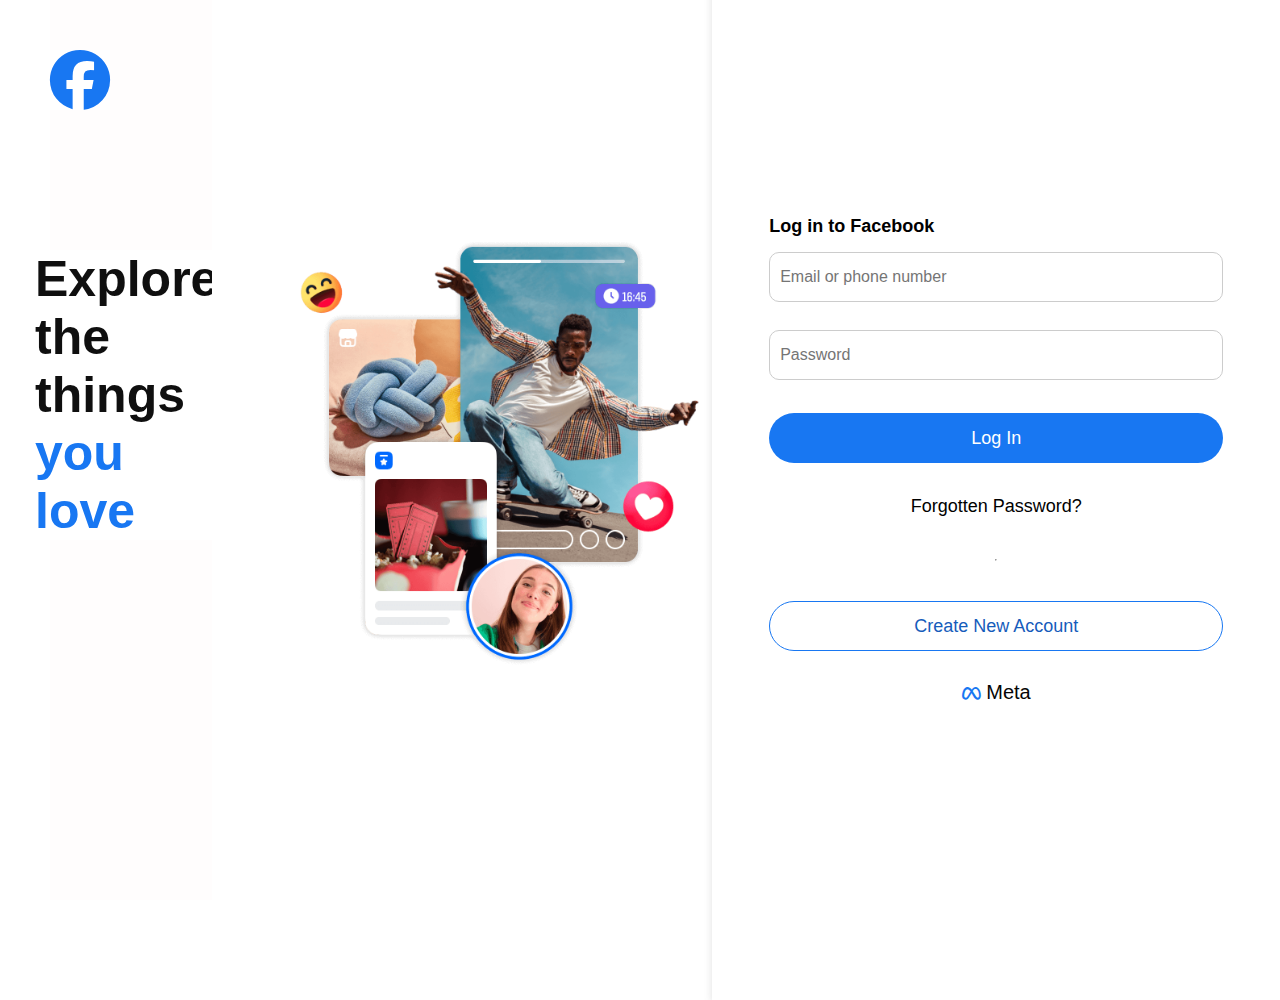
<file: facebooklogin/index.html>
<!DOCTYPE html>
<html lang="en">
<head>
    <meta charset="UTF-8">
    <meta name="viewport" content="width=device-width, initial-scale=1.0">
    <title>log in</title>
    <link rel="stylesheet" href="styles.css">
    <link rel="stylesheet" href="https://cdnjs.cloudflare.com/ajax/libs/font-awesome/6.4.0/css/all.min.css">
</head>
<body>
    <div class="container">
        <div class="leftbox">
            <i class="fa-brands fa-facebook"></i>
            <h1>Explore <br>the <br> things <br> <span>you love</span></h1>
        </div>
        <div class="centerbox">
            <img src="image.png" alt="img" width="500px" height="500px">
        </div>
        <div class="rightbox">
            <div class="loginbox">
                <p>Log in to Facebook</p>
                   <input type="email" placeholder="Email or phone number" required><br>
                    <input type="password" placeholder="Password" required><br>
                    <button type="submit">Log In</button><br>
                   <button class="forgot-password">Forgotten Password?</button><br>
                    <hr>
                    <button class="createbtn" type="button">Create New Account</button>
                    <a id="meta"> <i class="fa-brands fa-meta"></i> Meta</a>
        </div>
         </div>

    </div>

    
</body>
</html>
</file>
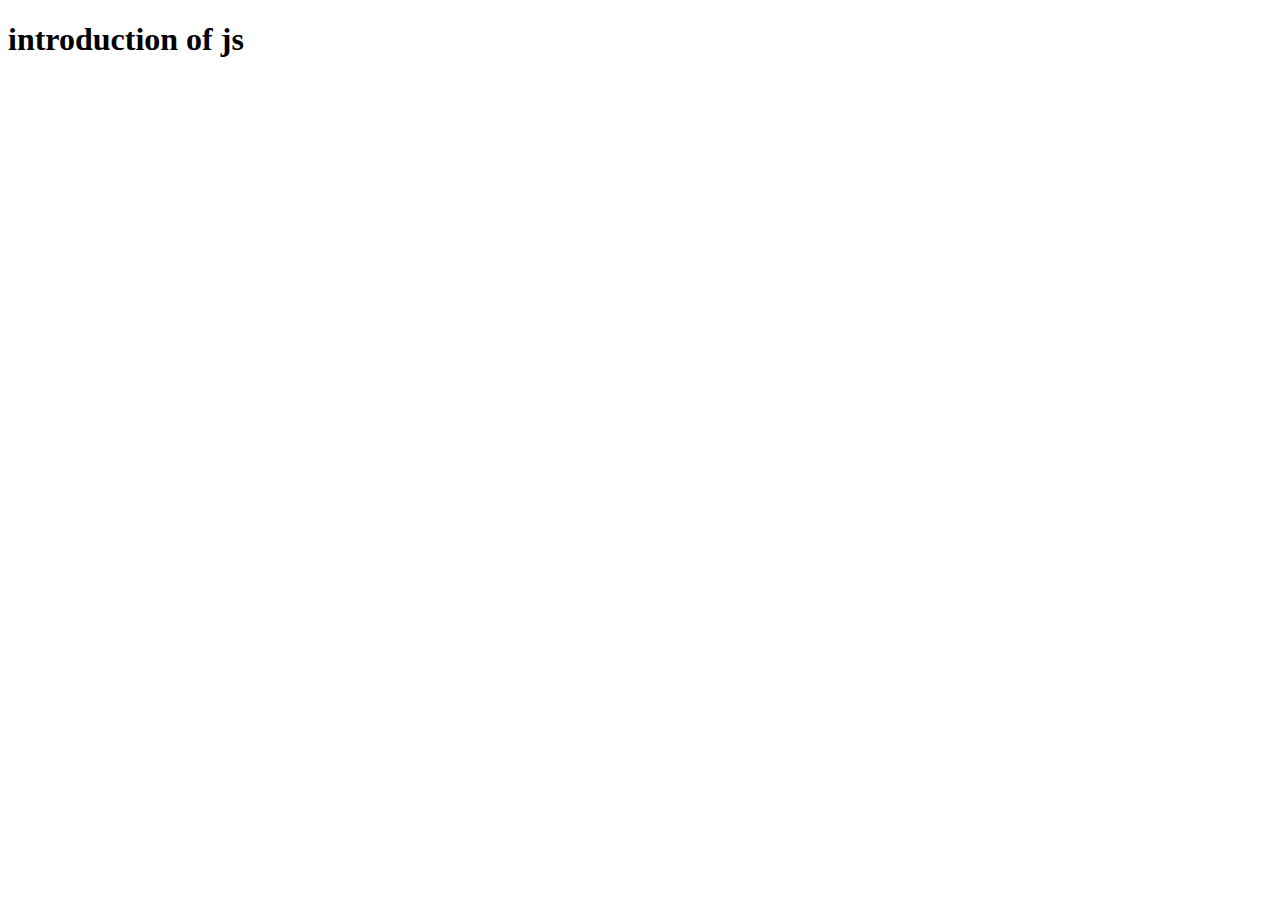
<file: js.intro/index.html>
<!DOCTYPE html>
<html lang="en">
<head>
    <meta charset="UTF-8">
    <meta name="viewport" content="width=device-width, initial-scale=1.0">
    <title>javascript</title>
</head>
<body>
   <h1 onclick="alert('wel come to my site')"> introduction of js</h1>
    


    <script src="script.js"></script>
    <script src="assign.js"></script>
</body>
</html>
</file>
<file: facebooklogin/styles.css>
*{
    margin: 0;
    padding: 0;
    box-sizing: border-box;
    background-color: white;
}

 .container{
    width: 100%;
    height: 100vh; 
    display: flex;
    justify-content: center;
    align-items: center;
    background-color: rgb(255, 255, 255);

} 

.leftbox{
    width: 33.33%;
    height: 100%;
    background-color: rgb(255, 253, 253);
    /* display: flex; */
    justify-content: center;
    align-items: center;
    margin-left: 50px;
}  
   .leftbox > i {
    font-size: 60px;
    color: #1877F2;
    margin-top: 50px;
    /* margin-left: -380px; */

} 
  .leftbox h1{
    font-size: 50px;
    color: #0f0f0f;
    margin-top: 140px;
    margin-left: -15px;
    font-family:  Helvetica ;
 } 
    .leftbox h1 span{
    color: #1877F2;
 }


 .centerbox{
    width: 50.33%;
    height: 100%;
    background-color: rgb(255, 255, 255);
     display: flex; 
     justify-content: center;
    align-items: center;
    margin-left: -6px;
} 

    .rightbox{
      width: 150%; 
     height: 120%;
     background-color: rgb(255, 255, 255);
     display: flex;
     justify-content: center;
     align-items: center;
     box-shadow: rgba(99, 99, 99, 0.2) 0px 2px 8px 0px; 
     margin-top: 20px;
     

    }
    .rightbox .loginbox {
     width: 80%;
     height: 100%;
     margin: 40px 0;
     display: flex;
     flex-direction: column;
     justify-content: center;
     align-items: center;

    }
    .rightbox .loginbox input{
     width: 100%;
     height: 50px;
     margin: 5px 0;
     padding: 0 10px;
     font-size: 16px;
     border: 1px solid #ccc;
     border-radius: 10px;

    }
    .rightbox .loginbox input:focus{
     outline: none;
     border: 1px solid #1877F2;
     
     
     }

    .rightbox .loginbox button{
     width: 100%;
     height: 50px;
     margin: 10px 0;
     background-color: #1877F2;
     color: white;
     font-size: 18px;
     border: none;
     border-radius: 50px;
     cursor: pointer;

    }
    .rightbox .loginbox button:hover{
     background-color: #165cbb;

    }

    .rightbox .loginbox p{
        font-family: Helvetica; 
     margin-bottom: 10px;
     font-size: 18px;
     font-weight: bold;
     cursor: pointer;
    align-self: start;
    }

    /* .rightbox form hr{
     width: 100%;
     border: 0.5px solid #ccc;
     margin: 10px 0;
     margin-top: 20px;

    } */

    .rightbox .loginbox .createbtn{
     width: 100%;
     height: 50px;
     background-color: white;
     color: #165cbb;
     font-size: 18px;
     border: none;
     border-radius: 50px;
     cursor: pointer;
     border: #1877F2 solid 1px;
     margin-top: 40px;
    }
    .rightbox .loginbox .createbtn:hover{
     background-color: #eff1ef;

    }
     #meta {
        font-family: Arial, Helvetica, sans-serif;
     color: #060606;
        font-size: 20px;
     justify-content: center;
      align-self: center; 
    margin-top: 20px;
     
    }
        #meta i{
        color: #1877F2;
        font-size: 15px;
        }

        .rightbox .loginbox .forgot-password{
            align-self: start;
            color: #000000;
            background-color: white;
            cursor: pointer;
           margin-top: -10px;
            }
        .rightbox .loginbox .forgot-password:hover{
            background-color: #e4e6e4;
        }
</file>
